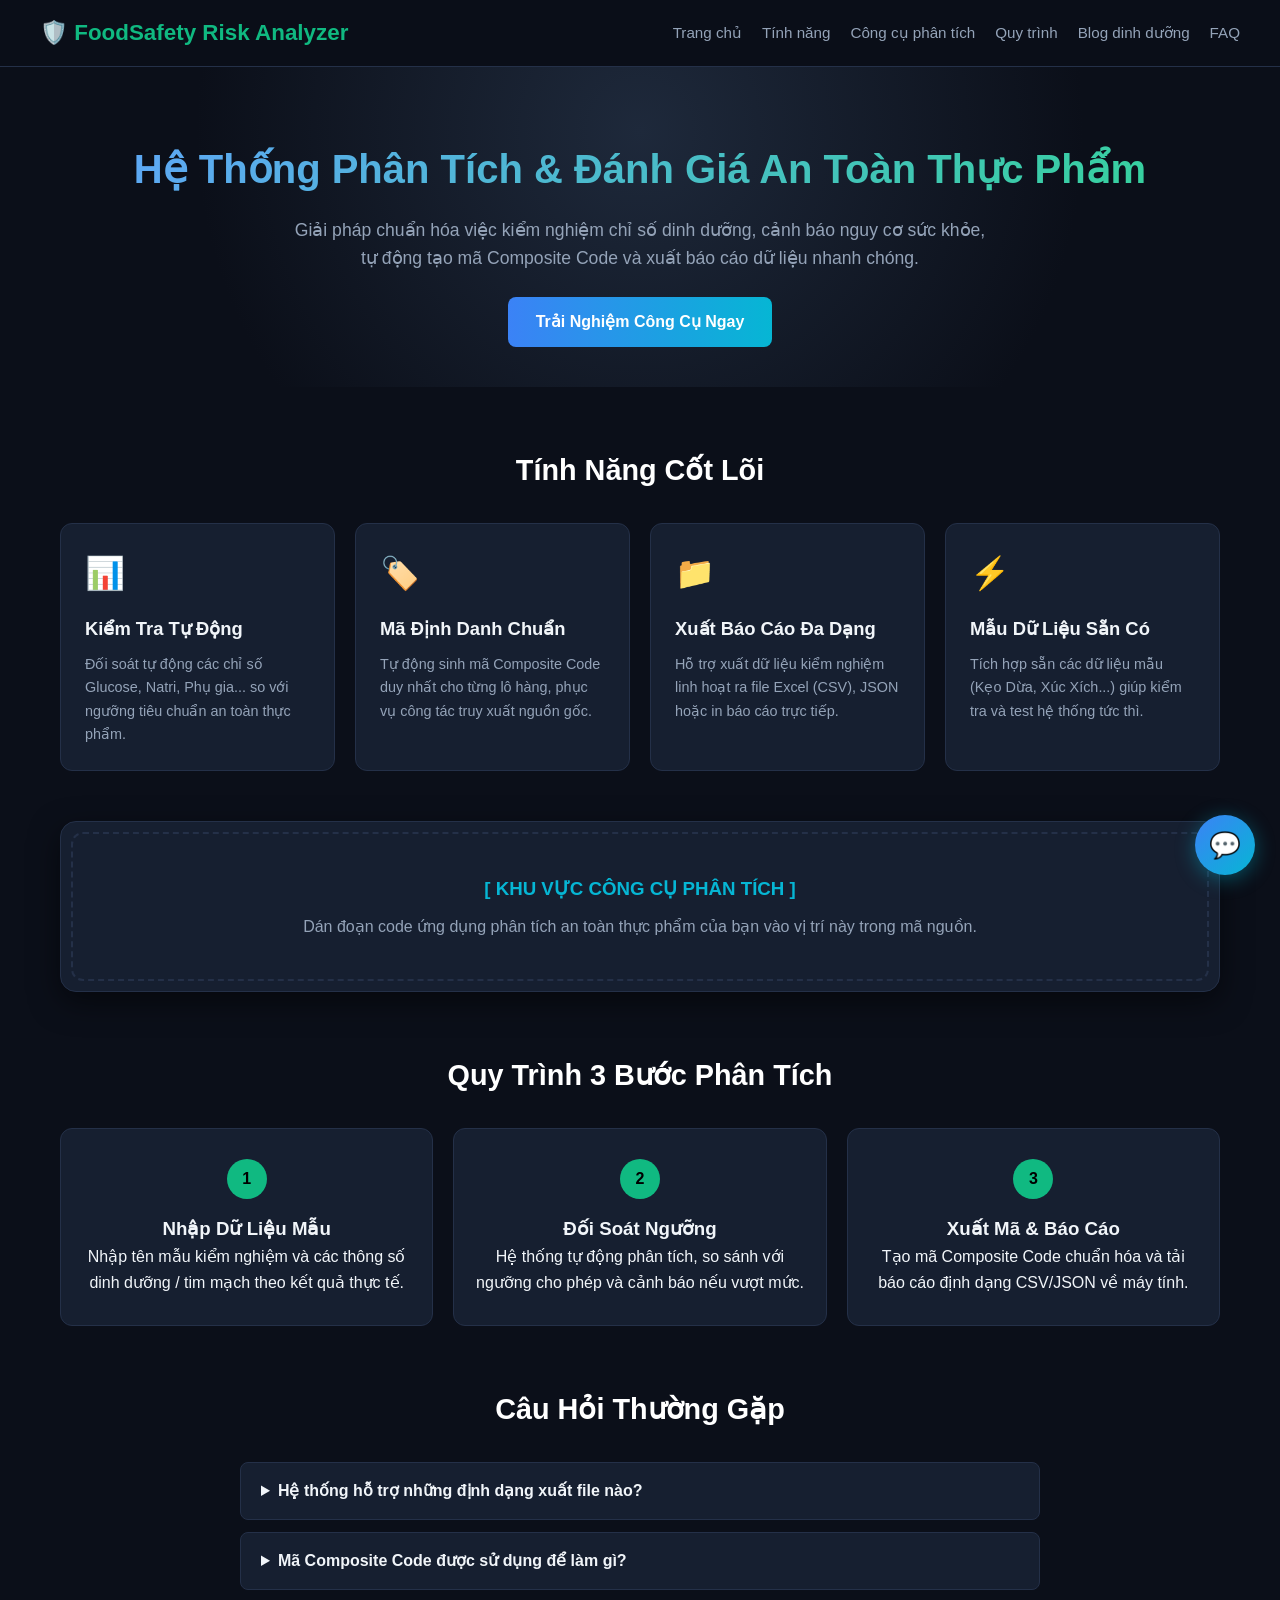
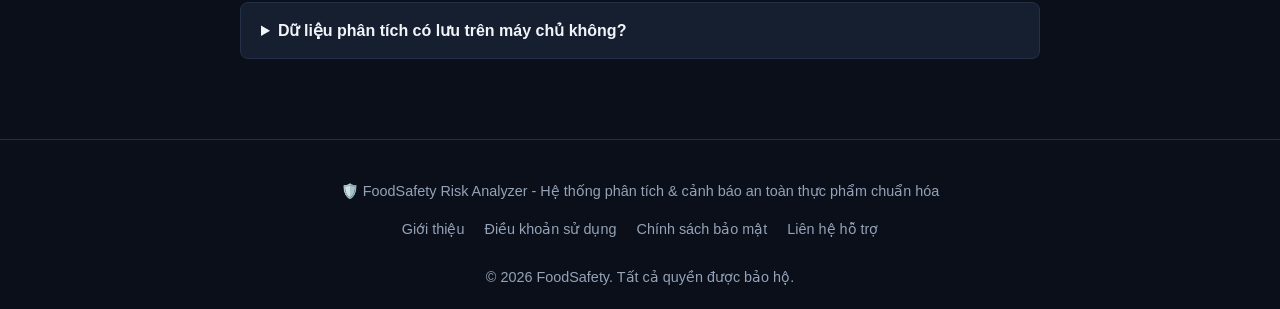
<file: index.html>
<!DOCTYPE html>
<html lang="vi">

<head>
    <meta charset="UTF-8">
    <meta name="viewport" content="width=device-width, initial-scale=1.0">
    <title>Food Safety & Health Risk Analyzer</title>
    <style>
        /* RESET & VARS */
        * {
            margin: 0;
            padding: 0;
            box-sizing: border-box;
            font-family: 'Segoe UI', Tahoma, Geneva, Verdana, sans-serif;
        }

        :root {
            --bg-main: #0b0f19;
            --bg-card: #161f30;
            --accent-blue: #3b82f6;
            --accent-green: #10b981;
            --accent-cyan: #06b6d4;
            --text-light: #f1f5f9;
            --text-dim: #94a3b8;
            --border-color: #243048;
        }

        body {
            background-color: var(--bg-main);
            color: var(--text-light);
            line-height: 1.6;
        }

        .container {
            max-width: 1200px;
            margin: 0 auto;
            padding: 0 20px;
        }

        /* HEADER */
        header {
            background: rgba(11, 15, 25, 0.9);
            border-bottom: 1px solid var(--border-color);
            position: sticky;
            top: 0;
            z-index: 100;
            backdrop-filter: blur(8px);
        }

        .nav-wrapper {
            display: flex;
            justify-content: space-between;
            align-items: center;
            padding: 15px 0;
        }

        .logo {
            font-size: 1.4rem;
            font-weight: 700;
            color: var(--accent-green);
            display: flex;
            align-items: center;
            gap: 8px;
        }

        .nav-links {
            display: flex;
            gap: 20px;
            list-style: none;
        }

        .nav-links a {
            color: var(--text-dim);
            text-decoration: none;
            font-size: 0.95rem;
            transition: color 0.3s;
        }

        .nav-links a:hover {
            color: var(--accent-cyan);
        }

        /* HERO SECTION */
        .hero {
            text-align: center;
            padding: 70px 20px 40px;
            background: radial-gradient(circle at 50% 20%, #1e293b 0%, var(--bg-main) 70%);
        }

        .hero h1 {
            font-size: 2.5rem;
            margin-bottom: 15px;
            background: linear-gradient(135deg, #60a5fa, #34d399);
            -webkit-background-clip: text;
            -webkit-text-fill-color: transparent;
        }

        .hero p {
            max-width: 700px;
            margin: 0 auto 25px;
            color: var(--text-dim);
            font-size: 1.1rem;
        }

        .btn-cta {
            display: inline-block;
            background: linear-gradient(90deg, var(--accent-blue), var(--accent-cyan));
            color: #fff;
            padding: 12px 28px;
            border-radius: 8px;
            text-decoration: none;
            font-weight: 600;
            transition: transform 0.2s, box-shadow 0.2s;
        }

        .btn-cta:hover {
            transform: translateY(-2px);
            box-shadow: 0 4px 20px rgba(59, 130, 246, 0.4);
        }

        /* SECTION TITLE */
        .section-title {
            text-align: center;
            font-size: 1.8rem;
            margin: 60px 0 30px;
            color: #ffffff;
        }

        /* FEATURES GRID */
        .grid-4 {
            display: grid;
            grid-template-columns: repeat(auto-fit, minmax(250px, 1fr));
            gap: 20px;
        }

        .card {
            background: var(--bg-card);
            border: 1px solid var(--border-color);
            border-radius: 12px;
            padding: 24px;
            transition: border-color 0.3s, transform 0.3s;
        }

        .card:hover {
            border-color: var(--accent-cyan);
            transform: translateY(-4px);
        }

        .card-icon {
            font-size: 2rem;
            margin-bottom: 15px;
            display: block;
        }

        .card h3 {
            font-size: 1.15rem;
            margin-bottom: 10px;
            color: var(--text-light);
        }

        .card p {
            color: var(--text-dim);
            font-size: 0.9rem;
        }

        /* APP WRAPPER SECTION */
        .app-section {
            margin: 50px 0;
            padding: 10px;
            background: var(--bg-card);
            border-radius: 16px;
            border: 1px solid var(--border-color);
            box-shadow: 0 10px 30px rgba(0, 0, 0, 0.5);
        }

        .app-placeholder {
            padding: 40px 20px;
            text-align: center;
            border: 2px dashed var(--border-color);
            border-radius: 12px;
        }

        /* HOW IT WORKS */
        .steps {
            display: grid;
            grid-template-columns: repeat(auto-fit, minmax(280px, 1fr));
            gap: 20px;
            text-align: center;
        }

        .step-card {
            background: var(--bg-card);
            padding: 30px 20px;
            border-radius: 12px;
            border: 1px solid var(--border-color);
        }

        .step-num {
            width: 40px;
            height: 40px;
            background: var(--accent-green);
            color: #000;
            font-weight: bold;
            border-radius: 50%;
            display: flex;
            align-items: center;
            justify-content: center;
            margin: 0 auto 15px;
        }

        /* FAQ SECTION */
        .faq-container {
            max-width: 800px;
            margin: 0 auto;
        }

        details {
            background: var(--bg-card);
            border: 1px solid var(--border-color);
            border-radius: 8px;
            margin-bottom: 12px;
            padding: 15px 20px;
        }

        summary {
            font-weight: 600;
            cursor: pointer;
            color: var(--text-light);
            outline: none;
        }

        details p {
            margin-top: 10px;
            color: var(--text-dim);
            font-size: 0.95rem;
        }

        /* FOOTER */
        footer {
            border-top: 1px solid var(--border-color);
            padding: 40px 0 20px;
            margin-top: 80px;
            text-align: center;
            color: var(--text-dim);
            font-size: 0.9rem;
        }

        .footer-links {
            display: flex;
            justify-content: center;
            gap: 20px;
            margin: 15px 0 25px;
        }

        .footer-links a {
            color: var(--text-dim);
            text-decoration: none;
        }

        .footer-links a:hover {
            color: var(--text-light);
        }

        /* RESPONSIVE */
        @media (max-width: 768px) {
            .hero h1 {
                font-size: 1.8rem;
            }

            .nav-links {
                display: none;
            }
        }
    </style>
</head>

<body>

    <!-- HEADER -->
    <header>
        <div class="container nav-wrapper">
            <div class="logo">
                🛡️ FoodSafety Risk Analyzer
            </div>
            <ul class="nav-links">
                <li><a href="./index.html">Trang chủ</a></li>
                <li><a href="./index.html#tinh-nang">Tính năng</a></li>
                <li><a href="./Phantich.html">Công cụ phân tích</a></li>
                <li><a href="./index.html#quy-trinh">Quy trình</a></li>
                <li><a href="./blog.html">Blog dinh dưỡng</a></li>
                <li><a href="./index.html#faq">FAQ</a></li>
            </ul>
        </div>
    </header>

    <main class="container">

        <!-- HERO SECTION -->
        <section class="hero">
            <h1>Hệ Thống Phân Tích & Đánh Giá An Toàn Thực Phẩm</h1>
            <p>Giải pháp chuẩn hóa việc kiểm nghiệm chỉ số dinh dưỡng, cảnh báo nguy cơ sức khỏe, tự động tạo mã
                Composite Code và xuất báo cáo dữ liệu nhanh chóng.</p>
            <a href="./Phantich.html#cong-cu" class="btn-cta">Trải Nghiệm Công Cụ Ngay</a>
        </section>

        <!-- TÍNH NĂNG NỔI BẬT -->
        <section id="tinh-nang">
            <h2 class="section-title">Tính Năng Cốt Lõi</h2>
            <div class="grid-4">
                <div class="card">
                    <span class="card-icon">📊</span>
                    <h3>Kiểm Tra Tự Động</h3>
                    <p>Đối soát tự động các chỉ số Glucose, Natri, Phụ gia... so với ngưỡng tiêu chuẩn an toàn thực
                        phẩm.</p>
                </div>
                <div class="card">
                    <span class="card-icon">🏷️</span>
                    <h3>Mã Định Danh Chuẩn</h3>
                    <p>Tự động sinh mã Composite Code duy nhất cho từng lô hàng, phục vụ công tác truy xuất nguồn gốc.
                    </p>
                </div>
                <div class="card">
                    <span class="card-icon">📁</span>
                    <h3>Xuất Báo Cáo Đa Dạng</h3>
                    <p>Hỗ trợ xuất dữ liệu kiểm nghiệm linh hoạt ra file Excel (CSV), JSON hoặc in báo cáo trực tiếp.
                    </p>
                </div>
                <div class="card">
                    <span class="card-icon">⚡</span>
                    <h3>Mẫu Dữ Liệu Sẵn Có</h3>
                    <p>Tích hợp sẵn các dữ liệu mẫu (Kẹo Dừa, Xúc Xích...) giúp kiểm tra và test hệ thống tức thì.</p>
                </div>
            </div>
        </section>

        <!-- KHU VỰC CHỨA ỨNG DỤNG PHÂN TÍCH (APP MAIN) -->
        <section id="cong-cu" class="app-section">
            <!-- 
        LƯU Ý: Chèn toàn bộ mã HTML/JS của ứng dụng "Food Safety & Health Risk Analyzer" 
        (phần bạn đã làm trong screenshot) vào vị trí dưới đây.
      -->
            <div class="app-placeholder">
                <h3 style="color: var(--accent-cyan); margin-bottom: 10px;">[ KHU VỰC CÔNG CỤ PHÂN TÍCH ]</h3>
                <p style="color: var(--text-dim);">Dán đoạn code ứng dụng phân tích an toàn thực phẩm của bạn vào vị trí
                    này trong mã nguồn.</p>
            </div>
        </section>

        <!-- QUY TRÌNH SỬ DỤNG -->
        <section id="quy-trinh">
            <h2 class="section-title">Quy Trình 3 Bước Phân Tích</h2>
            <div class="steps">
                <div class="step-card">
                    <div class="step-num">1</div>
                    <h3>Nhập Dữ Liệu Mẫu</h3>
                    <p>Nhập tên mẫu kiểm nghiệm và các thông số dinh dưỡng / tim mạch theo kết quả thực tế.</p>
                </div>
                <div class="step-card">
                    <div class="step-num">2</div>
                    <h3>Đối Soát Ngưỡng</h3>
                    <p>Hệ thống tự động phân tích, so sánh với ngưỡng cho phép và cảnh báo nếu vượt mức.</p>
                </div>
                <div class="step-card">
                    <div class="step-num">3</div>
                    <h3>Xuất Mã & Báo Cáo</h3>
                    <p>Tạo mã Composite Code chuẩn hóa và tải báo cáo định dạng CSV/JSON về máy tính.</p>
                </div>
            </div>
        </section>

        <!-- FAQ -->
        <section id="faq">
            <h2 class="section-title">Câu Hỏi Thường Gặp</h2>
            <div class="faq-container">
                <details>
                    <summary>Hệ thống hỗ trợ những định dạng xuất file nào?</summary>
                    <p>Hiện tại hệ thống hỗ trợ xuất báo cáo dưới dạng Excel (file chuẩn CSV), JSON cho lập trình viên
                        và định dạng bản in trực tiếp.</p>
                </details>
                <details>
                    <summary>Mã Composite Code được sử dụng để làm gì?</summary>
                    <p>Mã Composite Code đóng vai trò như một mã định danh duy nhất cho lô hàng, giúp lưu trữ, quản lý
                        và truy xuất lịch sử kiểm nghiệm nhanh chóng.</p>
                </details>
                <details>
                    <summary>Dữ liệu phân tích có lưu trên máy chủ không?</summary>
                    <p>Công cụ hoạt động trực tiếp trên trình duyệt của bạn (Client-side), đảm bảo tính bảo mật và tốc
                        độ xử lý tức thì.</p>
                </details>
            </div>
        </section>

    </main>

    <!-- FOOTER -->
    <footer>
        <div class="container">
            <p>🛡️ FoodSafety Risk Analyzer - Hệ thống phân tích & cảnh báo an toàn thực phẩm chuẩn hóa</p>
            <div class="footer-links">
                <a href="#">Giới thiệu</a>
                <a href="#">Điều khoản sử dụng</a>
                <a href="#">Chính sách bảo mật</a>
                <a href="#">Liên hệ hỗ trợ</a>
            </div>
            <p>&copy; 2026 FoodSafety. Tất cả quyền được bảo hộ.</p>
        </div>
    </footer>

    <!-- ================= CHATBOT FULL FEATURE START ================= -->
    <style>
        /* CHATBOT CONTAINER */
        .chatbot-widget {
            position: fixed;
            bottom: 25px;
            right: 25px;
            z-index: 9999;
            font-family: 'Segoe UI', Tahoma, Geneva, Verdana, sans-serif;
            touch-action: none;
        }

        /* TOGGLE BUTTON */
        .chat-toggle-btn {
            width: 60px;
            height: 60px;
            border-radius: 50%;
            background: linear-gradient(135deg, #3b82f6, #06b6d4);
            color: #fff;
            border: none;
            font-size: 1.6rem;
            cursor: grab;
            box-shadow: 0 4px 20px rgba(6, 182, 212, 0.4);
            display: flex;
            align-items: center;
            justify-content: center;
            transition: transform 0.2s, box-shadow 0.2s;
            user-select: none;
        }

        .chat-toggle-btn:active {
            cursor: grabbing;
        }

        .chat-toggle-btn:hover {
            transform: scale(1.05);
            box-shadow: 0 6px 25px rgba(6, 182, 212, 0.6);
        }

        /* CHAT WINDOW */
        .chat-window {
            display: none;
            position: absolute;
            bottom: 75px;
            right: 0;
            width: 350px;
            height: 480px;
            background: #161f30;
            border: 1px solid #243048;
            border-radius: 16px;
            box-shadow: 0 10px 30px rgba(0, 0, 0, 0.5);
            flex-direction: column;
            overflow: hidden;
        }

        /* CHAT HEADER */
        .chat-header {
            background: #0b0f19;
            padding: 14px 16px;
            border-bottom: 1px solid #243048;
            display: flex;
            justify-content: space-between;
            align-items: center;
            cursor: grab;
            user-select: none;
        }

        .chat-header:active {
            cursor: grabbing;
        }

        .chat-header-info {
            display: flex;
            align-items: center;
            gap: 8px;
            font-weight: 600;
            font-size: 0.95rem;
            color: #f1f5f9;
        }

        .online-status {
            width: 9px;
            height: 9px;
            background: #10b981;
            border-radius: 50%;
            box-shadow: 0 0 8px #10b981;
        }

        .chat-close-btn {
            background: transparent;
            border: none;
            color: #94a3b8;
            font-size: 1.2rem;
            cursor: pointer;
        }

        /* CHAT BODY & MESSAGES */
        .chat-body {
            flex: 1;
            padding: 15px;
            overflow-y: auto;
            display: flex;
            flex-direction: column;
            gap: 12px;
            background: #0b0f19;
        }

        .chat-msg {
            max-width: 82%;
            padding: 10px 14px;
            border-radius: 12px;
            font-size: 0.88rem;
            line-height: 1.4;
            word-wrap: break-word;
        }

        .bot-msg {
            background: #1e293b;
            color: #f1f5f9;
            border-bottom-left-radius: 2px;
            align-self: flex-start;
            border: 1px solid #243048;
        }

        .user-msg {
            background: linear-gradient(135deg, #3b82f6, #0284c7);
            color: #fff;
            border-bottom-right-radius: 2px;
            align-self: flex-end;
        }

        /* CHIPS & INPUT AREA */
        .quick-chips {
            padding: 8px 12px;
            background: #161f30;
            display: flex;
            gap: 6px;
            overflow-x: auto;
            border-top: 1px solid #243048;
            white-space: nowrap;
        }

        .chip-btn {
            background: rgba(59, 130, 246, 0.15);
            color: #60a5fa;
            border: 1px solid rgba(59, 130, 246, 0.3);
            padding: 4px 10px;
            border-radius: 12px;
            font-size: 0.75rem;
            cursor: pointer;
        }

        .chip-btn:hover {
            background: rgba(59, 130, 246, 0.3);
        }

        .chat-input-area {
            padding: 12px;
            background: #161f30;
            display: flex;
            gap: 8px;
            border-top: 1px solid #243048;
        }

        .chat-input {
            flex: 1;
            background: #0b0f19;
            border: 1px solid #243048;
            border-radius: 8px;
            padding: 8px 12px;
            color: #fff;
            font-size: 0.88rem;
            outline: none;
        }

        .chat-send-btn {
            background: #10b981;
            color: #000;
            border: none;
            padding: 8px 14px;
            border-radius: 8px;
            font-weight: 700;
            cursor: pointer;
        }
    </style>

    <div class="chatbot-widget" id="chatbotWidget">
        <!-- TOGGLE BUTTON -->
        <button class="chat-toggle-btn" id="chatToggleBtn">💬</button>

        <!-- CHAT WINDOW -->
        <div class="chat-window" id="chatWindow">
            <div class="chat-header" id="chatHeader">
                <div class="chat-header-info">
                    <span class="online-status"></span>
                    <span>AI Trợ Lý An Toàn Thực Phẩm 🖐️</span>
                </div>
                <button class="chat-close-btn" onclick="toggleChatBox()">✕</button>
            </div>

            <div class="chat-body" id="chatBody">
                <div class="chat-msg bot-msg">
                    Xin chào! 🛡️ Tôi có thể hỗ trợ giải đáp chỉ số Natri, Đường, Hàn the hoặc Mã Composite Code. (Bạn
                    có thể kéo vị trí tôi tùy ý!)
                </div>
            </div>

            <div class="quick-chips">
                <button class="chip-btn" onclick="sendQuickMsg('Ngưỡng Natri an toàn?')">Ngưỡng Natri</button>
                <button class="chip-btn" onclick="sendQuickMsg('Composite Code là gì?')">Composite Code</button>
                <button class="chip-btn" onclick="sendQuickMsg('Hàn the có nguy hại không?')">Hàn the / Borax</button>
            </div>

            <div class="chat-input-area">
                <input type="text" id="chatInput" class="chat-input" placeholder="Nhập câu hỏi..."
                    onkeypress="if(event.key==='Enter') sendChatMessage()">
                <button class="chat-send-btn" onclick="sendChatMessage()">Gửi</button>
            </div>
        </div>
    </div>

    <script>
        const widget = document.getElementById('chatbotWidget');
        const toggleBtn = document.getElementById('chatToggleBtn');
        const chatHeader = document.getElementById('chatHeader');

        let isDragging = false;
        let startX, startY, initialLeft, initialTop;
        let dragDistance = 0;

        // 1. KÉO THẢ DI CHUYỂN
        [toggleBtn, chatHeader].forEach(element => {
            element.addEventListener('mousedown', startDrag);
            element.addEventListener('touchstart', startDrag, { passive: false });
        });

        function startDrag(e) {
            if (e.target.classList.contains('chat-close-btn')) return;

            isDragging = true;
            dragDistance = 0;

            const clientX = e.type.startsWith('touch') ? e.touches[0].clientX : e.clientX;
            const clientY = e.type.startsWith('touch') ? e.touches[0].clientY : e.clientY;

            startX = clientX;
            startY = clientY;

            const rect = widget.getBoundingClientRect();
            initialLeft = rect.left;
            initialTop = rect.top;

            widget.style.bottom = 'auto';
            widget.style.right = 'auto';
            widget.style.left = initialLeft + 'px';
            widget.style.top = initialTop + 'px';

            document.addEventListener('mousemove', onDrag);
            document.addEventListener('mouseup', stopDrag);
            document.addEventListener('touchmove', onDrag, { passive: false });
            document.addEventListener('touchend', stopDrag);
        }

        function onDrag(e) {
            if (!isDragging) return;

            const clientX = e.type.startsWith('touch') ? e.touches[0].clientX : e.clientX;
            const clientY = e.type.startsWith('touch') ? e.touches[0].clientY : e.clientY;

            const deltaX = clientX - startX;
            const deltaY = clientY - startY;

            dragDistance = Math.hypot(deltaX, deltaY);

            if (dragDistance > 5 && e.cancelable) {
                e.preventDefault();
            }

            widget.style.left = (initialLeft + deltaX) + 'px';
            widget.style.top = (initialTop + deltaY) + 'px';
        }

        function stopDrag() {
            isDragging = false;
            document.removeEventListener('mousemove', onDrag);
            document.removeEventListener('mouseup', stopDrag);
            document.removeEventListener('touchmove', onDrag);
            document.removeEventListener('touchend', stopDrag);
        }

        toggleBtn.addEventListener('click', (e) => {
            if (dragDistance <= 5) {
                toggleChatBox();
            }
        });

        function toggleChatBox() {
            const win = document.getElementById('chatWindow');
            win.style.display = (win.style.display === 'flex') ? 'none' : 'flex';
        }

        // 2. TƯƠNG TÁC GỬI VÀ TRẢ LỜI CÂU HỎI
        function sendQuickMsg(text) {
            document.getElementById('chatInput').value = text;
            sendChatMessage();
        }

        function sendChatMessage() {
            const input = document.getElementById('chatInput');
            const text = input.value.trim();
            if (!text) return;

            // Hiển thị tin nhắn người dùng
            appendMessage(text, 'user-msg');
            input.value = '';

            // Phản hồi tự động
            setTimeout(() => {
                const reply = generateBotReply(text);
                appendMessage(reply, 'bot-msg');
            }, 500);
        }

        function appendMessage(msg, className) {
            const chatBody = document.getElementById('chatBody');
            const msgDiv = document.createElement('div');
            msgDiv.className = `chat-msg ${className}`;
            msgDiv.innerText = msg;
            chatBody.appendChild(msgDiv);
            chatBody.scrollTop = chatBody.scrollHeight;
        }

        // Bộ não xử lý câu hỏi của Bot
        function generateBotReply(userInput) {
            const lower = userInput.toLowerCase();

            if (lower.includes('natri') || lower.includes('muối')) {
                return "🧂 Ngưỡng Natri khuyến nghị của WHO là ≤ 2000mg/ngày. Trên công cụ phân tích, ngưỡng cảnh báo an toàn mặc định là ≤ 600mg/100g thực phẩm.";
            }
            else if (lower.includes('đường') || lower.includes('glucose')) {
                return "🍬 Hàm lượng Đường/Glucose tiêu chuẩn trên công cụ được đề xuất dưới ngưỡng ≤ 10g/100g sản phẩm để tránh nguy cơ béo phì và tiểu đường.";
            }
            else if (lower.includes('mã') || lower.includes('composite')) {
                return "🏷️ Composite Code là mã định danh chuẩn hóa tạo tự động gồm: [Mã Mẫu] + [Trạng Thái] + [Chỉ Số]. Bạn có thể sao chép mã này để tra cứu lại ở trang Tra Cứu.";
            }
            else if (lower.includes('hàn the') || lower.includes('borax')) {
                return "⚠️ Hàn the (Borax) là chất cấm tuyệt đối trong thực phẩm. Bất kỳ mẫu thử nào phát hiện có Hàn the hệ thống sẽ lập tức gắn nhãn VƯỢT NGƯỠNG CẢNH BÁO.";
            }
            else if (lower.includes('chào') || lower.includes('hi') || lower.includes('hello')) {
                return "Xin chào! Rất vui được hỗ trợ bạn. Bạn cần kiểm tra thông số an toàn cho loại thực phẩm nào?";
            }
            else {
                return "Cảm ơn bạn! Tôi đã nhận thông tin. Bạn có thể nhấn vào các nút gợi ý phía dưới như 'Ngưỡng Natri', 'Composite Code' hoặc 'Hàn the' để xem thông tin chi tiết.";
            }
        }
    </script>
    <!-- ================= CHATBOT FULL FEATURE END ================= -->

</body>

</html>
</file>
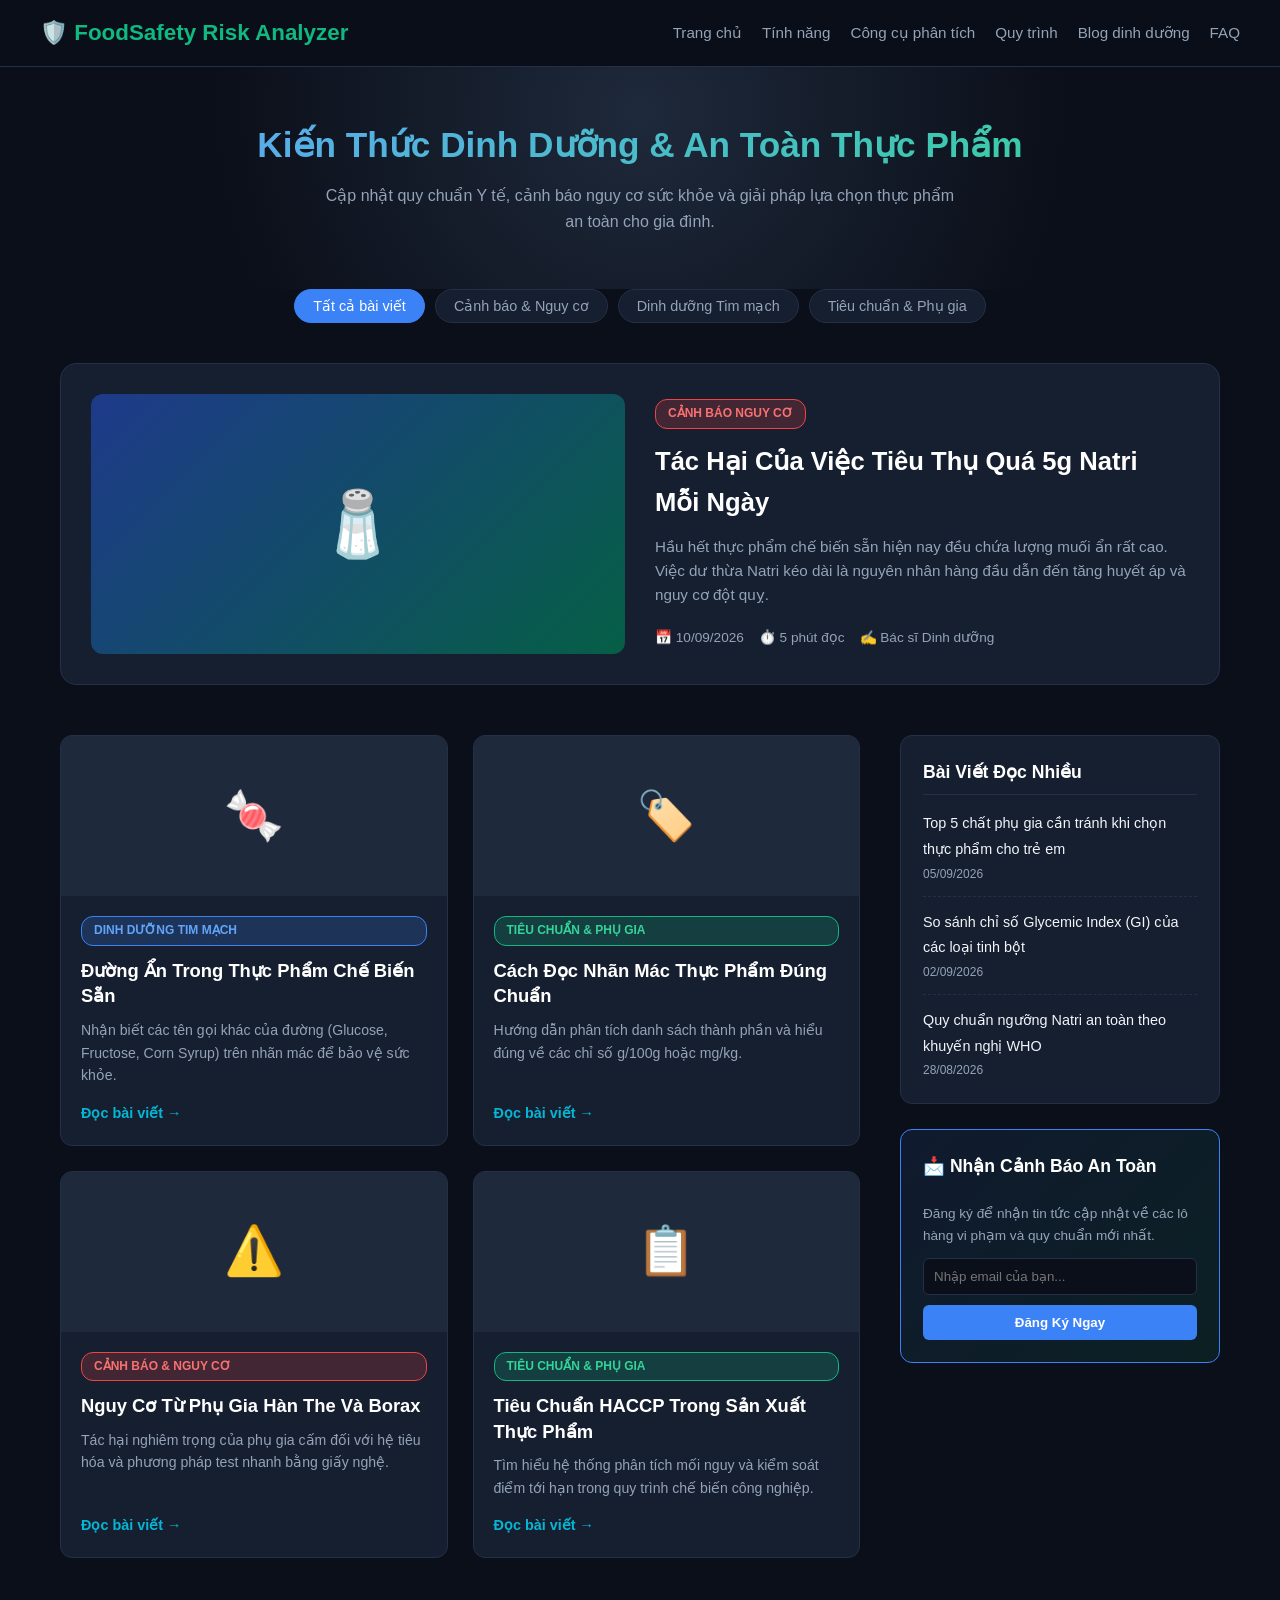
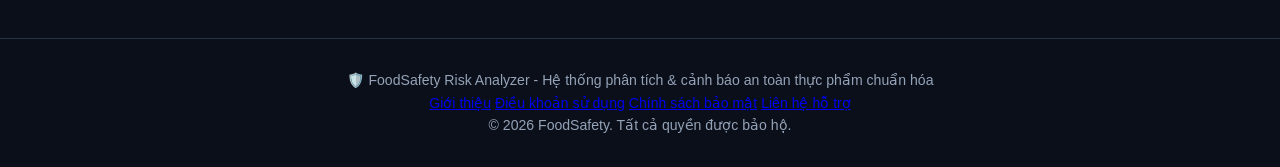
<file: Blog.html>
<!DOCTYPE html>
<html lang="vi">
<head>
  <meta charset="UTF-8">
  <meta name="viewport" content="width=device-width, initial-scale=1.0">
  <title>Blog Dinh Dưỡng & An Toàn Thực Phẩm</title>
  <link rel="stylesheet" href="style.css">
  <style>
    /* HERO */
    .blog-hero {
      text-align: center;
      padding: 50px 0 30px;
      background: radial-gradient(circle at 50% 20%, #1e293b 0%, var(--bg-main) 70%);
    }
    .blog-hero h1 {
      font-size: 2.2rem;
      margin-bottom: 10px;
      background: linear-gradient(135deg, #60a5fa, #34d399);
      -webkit-background-clip: text;
      -webkit-text-fill-color: transparent;
    }
    .blog-hero p {
      color: var(--text-dim);
      max-width: 650px;
      margin: 0 auto 25px;
    }

    /* CATEGORY FILTER */
    .filter-bar {
      display: flex;
      justify-content: center;
      gap: 10px;
      margin-bottom: 40px;
      flex-wrap: wrap;
    }
    .filter-btn {
      background: var(--bg-card);
      border: 1px solid var(--border-color);
      color: var(--text-dim);
      padding: 8px 18px;
      border-radius: 20px;
      cursor: pointer;
      font-size: 0.9rem;
      transition: all 0.3s;
    }
    .filter-btn:hover, .filter-btn.active {
      background: var(--accent-blue);
      color: #fff;
      border-color: var(--accent-blue);
    }

    /* FEATURED POST */
    .featured-post {
      background: var(--bg-card);
      border: 1px solid var(--border-color);
      border-radius: 16px;
      padding: 30px;
      margin-bottom: 50px;
      display: grid;
      grid-template-columns: 1fr 1fr;
      gap: 30px;
      align-items: center;
      transition: border-color 0.3s;
    }
    .featured-post:hover {
      border-color: var(--accent-cyan);
    }
    .featured-img {
      width: 100%;
      height: 260px;
      background: linear-gradient(135deg, #1e3a8a, #065f46);
      border-radius: 12px;
      display: flex;
      align-items: center;
      justify-content: center;
      font-size: 4rem;
    }
    .tag-badge {
      display: inline-block;
      padding: 4px 12px;
      border-radius: 12px;
      font-size: 0.75rem;
      font-weight: 700;
      text-transform: uppercase;
      margin-bottom: 12px;
    }
    .badge-red { background: rgba(239, 68, 68, 0.2); color: #f87171; border: 1px solid #ef4444; }
    .badge-green { background: rgba(16, 185, 129, 0.2); color: #34d399; border: 1px solid #10b981; }
    .badge-blue { background: rgba(59, 130, 246, 0.2); color: #60a5fa; border: 1px solid #3b82f6; }

    .featured-info h2 {
      font-size: 1.6rem;
      margin-bottom: 12px;
      color: #fff;
    }
    .featured-info p {
      color: var(--text-dim);
      font-size: 0.95rem;
      margin-bottom: 20px;
    }
    .post-meta {
      font-size: 0.85rem;
      color: var(--text-dim);
      display: flex;
      gap: 15px;
    }

    /* MAIN CONTENT LAYOUT */
    .blog-layout {
      display: grid;
      grid-template-columns: 2.5fr 1fr;
      gap: 40px;
      margin-bottom: 80px;
    }

    /* POSTS GRID */
    .posts-grid {
      display: grid;
      grid-template-columns: repeat(auto-fill, minmax(300px, 1fr));
      gap: 25px;
    }
    .post-card {
      background: var(--bg-card);
      border: 1px solid var(--border-color);
      border-radius: 12px;
      overflow: hidden;
      display: flex;
      flex-direction: column;
      transition: transform 0.3s, border-color 0.3s;
    }
    .post-card:hover {
      transform: translateY(-5px);
      border-color: var(--accent-cyan);
    }
    .post-thumb {
      height: 160px;
      background: #1e293b;
      display: flex;
      align-items: center;
      justify-content: center;
      font-size: 3rem;
    }
    .post-body {
      padding: 20px;
      display: flex;
      flex-direction: column;
      flex: 1;
    }
    .post-body h3 {
      font-size: 1.15rem;
      margin-bottom: 10px;
      color: #fff;
      line-height: 1.4;
    }
    .post-body p {
      color: var(--text-dim);
      font-size: 0.88rem;
      margin-bottom: 15px;
      flex: 1;
    }
    .btn-read {
      color: var(--accent-cyan);
      text-decoration: none;
      font-size: 0.9rem;
      font-weight: 600;
      display: inline-flex;
      align-items: center;
      gap: 5px;
    }
    .btn-read:hover { text-decoration: underline; }

    /* SIDEBAR */
    .sidebar-widget {
      background: var(--bg-card);
      border: 1px solid var(--border-color);
      border-radius: 12px;
      padding: 22px;
      margin-bottom: 25px;
    }
    .widget-title {
      font-size: 1.1rem;
      color: #fff;
      margin-bottom: 15px;
      padding-bottom: 8px;
      border-bottom: 1px solid var(--border-color);
    }
    .recent-list {
      list-style: none;
    }
    .recent-list li {
      margin-bottom: 12px;
      padding-bottom: 12px;
      border-bottom: 1px dashed var(--border-color);
    }
    .recent-list li:last-child { border: none; margin: 0; padding: 0; }
    .recent-list a {
      color: var(--text-light);
      text-decoration: none;
      font-size: 0.9rem;
      transition: color 0.2s;
    }
    .recent-list a:hover { color: var(--accent-cyan); }
    .recent-date {
      font-size: 0.75rem;
      color: var(--text-dim);
      display: block;
      margin-top: 3px;
    }

    /* NEWSLETTER BOX */
    .newsletter-box {
      background: linear-gradient(135deg, rgba(59, 130, 246, 0.1), rgba(16, 185, 129, 0.1));
      border: 1px solid var(--accent-blue);
    }
    .newsletter-input {
      width: 100%;
      padding: 10px;
      background: var(--bg-main);
      border: 1px solid var(--border-color);
      border-radius: 6px;
      color: #fff;
      margin-bottom: 10px;
      outline: none;
    }
    .btn-submit {
      width: 100%;
      background: var(--accent-blue);
      color: #fff;
      border: none;
      padding: 10px;
      border-radius: 6px;
      font-weight: 600;
      cursor: pointer;
    }

    /* FOOTER */
    footer {
      border-top: 1px solid var(--border-color);
      padding: 30px 0;
      text-align: center;
      color: var(--text-dim);
      font-size: 0.88rem;
    }

    /* RESPONSIVE */
    @media (max-width: 900px) {
      .featured-post { grid-template-columns: 1fr; }
      .blog-layout { grid-template-columns: 1fr; }
    }
  </style>
</head>
<body>

    <!-- HEADER -->
    <app-header></app-header>

  <main class="container">

    <!-- HERO -->
    <section class="blog-hero">
      <h1>Kiến Thức Dinh Dưỡng & An Toàn Thực Phẩm</h1>
      <p>Cập nhật quy chuẩn Y tế, cảnh báo nguy cơ sức khỏe và giải pháp lựa chọn thực phẩm an toàn cho gia đình.</p>
    </section>

    <!-- FILTER BAR -->
    <div class="filter-bar">
      <button class="filter-btn active" onclick="filterCategory('all', this)">Tất cả bài viết</button>
      <button class="filter-btn" onclick="filterCategory('canh-bao', this)">Cảnh báo & Nguy cơ</button>
      <button class="filter-btn" onclick="filterCategory('dinh-duong', this)">Dinh dưỡng Tim mạch</button>
      <button class="filter-btn" onclick="filterCategory('tieu-chuan', this)">Tiêu chuẩn & Phụ gia</button>
    </div>

    <!-- FEATURED POST -->
    <div class="featured-post">
      <div class="featured-img">🧂</div>
      <div class="featured-info">
        <span class="tag-badge badge-red">Cảnh Báo Nguy Cơ</span>
        <h2>Tác Hại Của Việc Tiêu Thụ Quá 5g Natri Mỗi Ngày</h2>
        <p>Hầu hết thực phẩm chế biến sẵn hiện nay đều chứa lượng muối ẩn rất cao. Việc dư thừa Natri kéo dài là nguyên nhân hàng đầu dẫn đến tăng huyết áp và nguy cơ đột quỵ.</p>
        <div class="post-meta">
          <span>📅 10/09/2026</span>
          <span>⏱️ 5 phút đọc</span>
          <span>✍️ Bác sĩ Dinh dưỡng</span>
        </div>
      </div>
    </div>

    <!-- MAIN BLOG LAYOUT -->
    <div class="blog-layout">

      <!-- LEFT: POSTS GRID -->
      <div class="posts-grid" id="postsContainer">

        <article class="post-card" data-category="dinh-duong">
          <div class="post-thumb">🍬</div>
          <div class="post-body">
            <span class="tag-badge badge-blue">Dinh dưỡng Tim mạch</span>
            <h3>Đường Ẩn Trong Thực Phẩm Chế Biến Sẵn</h3>
            <p>Nhận biết các tên gọi khác của đường (Glucose, Fructose, Corn Syrup) trên nhãn mác để bảo vệ sức khỏe.</p>
            <a href="#" class="btn-read">Đọc bài viết →</a>
          </div>
        </article>

        <article class="post-card" data-category="tieu-chuan">
          <div class="post-thumb">🏷️</div>
          <div class="post-body">
            <span class="tag-badge badge-green">Tiêu chuẩn & Phụ gia</span>
            <h3>Cách Đọc Nhãn Mác Thực Phẩm Đúng Chuẩn</h3>
            <p>Hướng dẫn phân tích danh sách thành phần và hiểu đúng về các chỉ số g/100g hoặc mg/kg.</p>
            <a href="#" class="btn-read">Đọc bài viết →</a>
          </div>
        </article>

        <article class="post-card" data-category="canh-bao">
          <div class="post-thumb">⚠️</div>
          <div class="post-body">
            <span class="tag-badge badge-red">Cảnh báo & Nguy cơ</span>
            <h3>Nguy Cơ Từ Phụ Gia Hàn The Và Borax</h3>
            <p>Tác hại nghiêm trọng của phụ gia cấm đối với hệ tiêu hóa và phương pháp test nhanh bằng giấy nghệ.</p>
            <a href="#" class="btn-read">Đọc bài viết →</a>
          </div>
        </article>

        <article class="post-card" data-category="tieu-chuan">
          <div class="post-thumb">📋</div>
          <div class="post-body">
            <span class="tag-badge badge-green">Tiêu chuẩn & Phụ gia</span>
            <h3>Tiêu Chuẩn HACCP Trong Sản Xuất Thực Phẩm</h3>
            <p>Tìm hiểu hệ thống phân tích mối nguy và kiểm soát điểm tới hạn trong quy trình chế biến công nghiệp.</p>
            <a href="#" class="btn-read">Đọc bài viết →</a>
          </div>
        </article>

      </div>

      <!-- RIGHT: SIDEBAR -->
      <aside>
        
        <!-- WIDGET 1: POPULAR POSTS -->
        <div class="sidebar-widget">
          <h3 class="widget-title">Bài Viết Đọc Nhiều</h3>
          <ul class="recent-list">
            <li>
              <a href="#">Top 5 chất phụ gia cần tránh khi chọn thực phẩm cho trẻ em</a>
              <span class="recent-date">05/09/2026</span>
            </li>
            <li>
              <a href="#">So sánh chỉ số Glycemic Index (GI) của các loại tinh bột</a>
              <span class="recent-date">02/09/2026</span>
            </li>
            <li>
              <a href="#">Quy chuẩn ngưỡng Natri an toàn theo khuyến nghị WHO</a>
              <span class="recent-date">28/08/2026</span>
            </li>
          </ul>
        </div>

        <!-- WIDGET 2: NEWSLETTER -->
        <div class="sidebar-widget newsletter-box">
          <h3 class="widget-title" style="border:none;">📩 Nhận Cảnh Báo An Toàn</h3>
          <p style="font-size: 0.85rem; color: var(--text-dim); margin-bottom: 12px;">Đăng ký để nhận tin tức cập nhật về các lô hàng vi phạm và quy chuẩn mới nhất.</p>
          <input type="email" class="newsletter-input" placeholder="Nhập email của bạn...">
          <button class="btn-submit" onclick="alert('Đã đăng ký nhận tin thành công!')">Đăng Ký Ngay</button>
        </div>

      </aside>

    </div>

  </main>

  <!-- FOOTER -->
  <app-footer></app-footer>

  <!-- SCRIPT FILTER -->
  <script>
    function filterCategory(category, btnElement) {
      // Update active button state
      const buttons = document.querySelectorAll('.filter-btn');
      buttons.forEach(btn => btn.classList.remove('active'));
      btnElement.classList.add('active');

      // Filter posts
      const posts = document.querySelectorAll('.post-card');
      posts.forEach(post => {
        if (category === 'all' || post.getAttribute('data-category') === category) {
          post.style.display = 'flex';
        } else {
          post.style.display = 'none';
        }
      });
    }
  </script>
  <script src="main.js"></script>
</body>
</html>
</file>
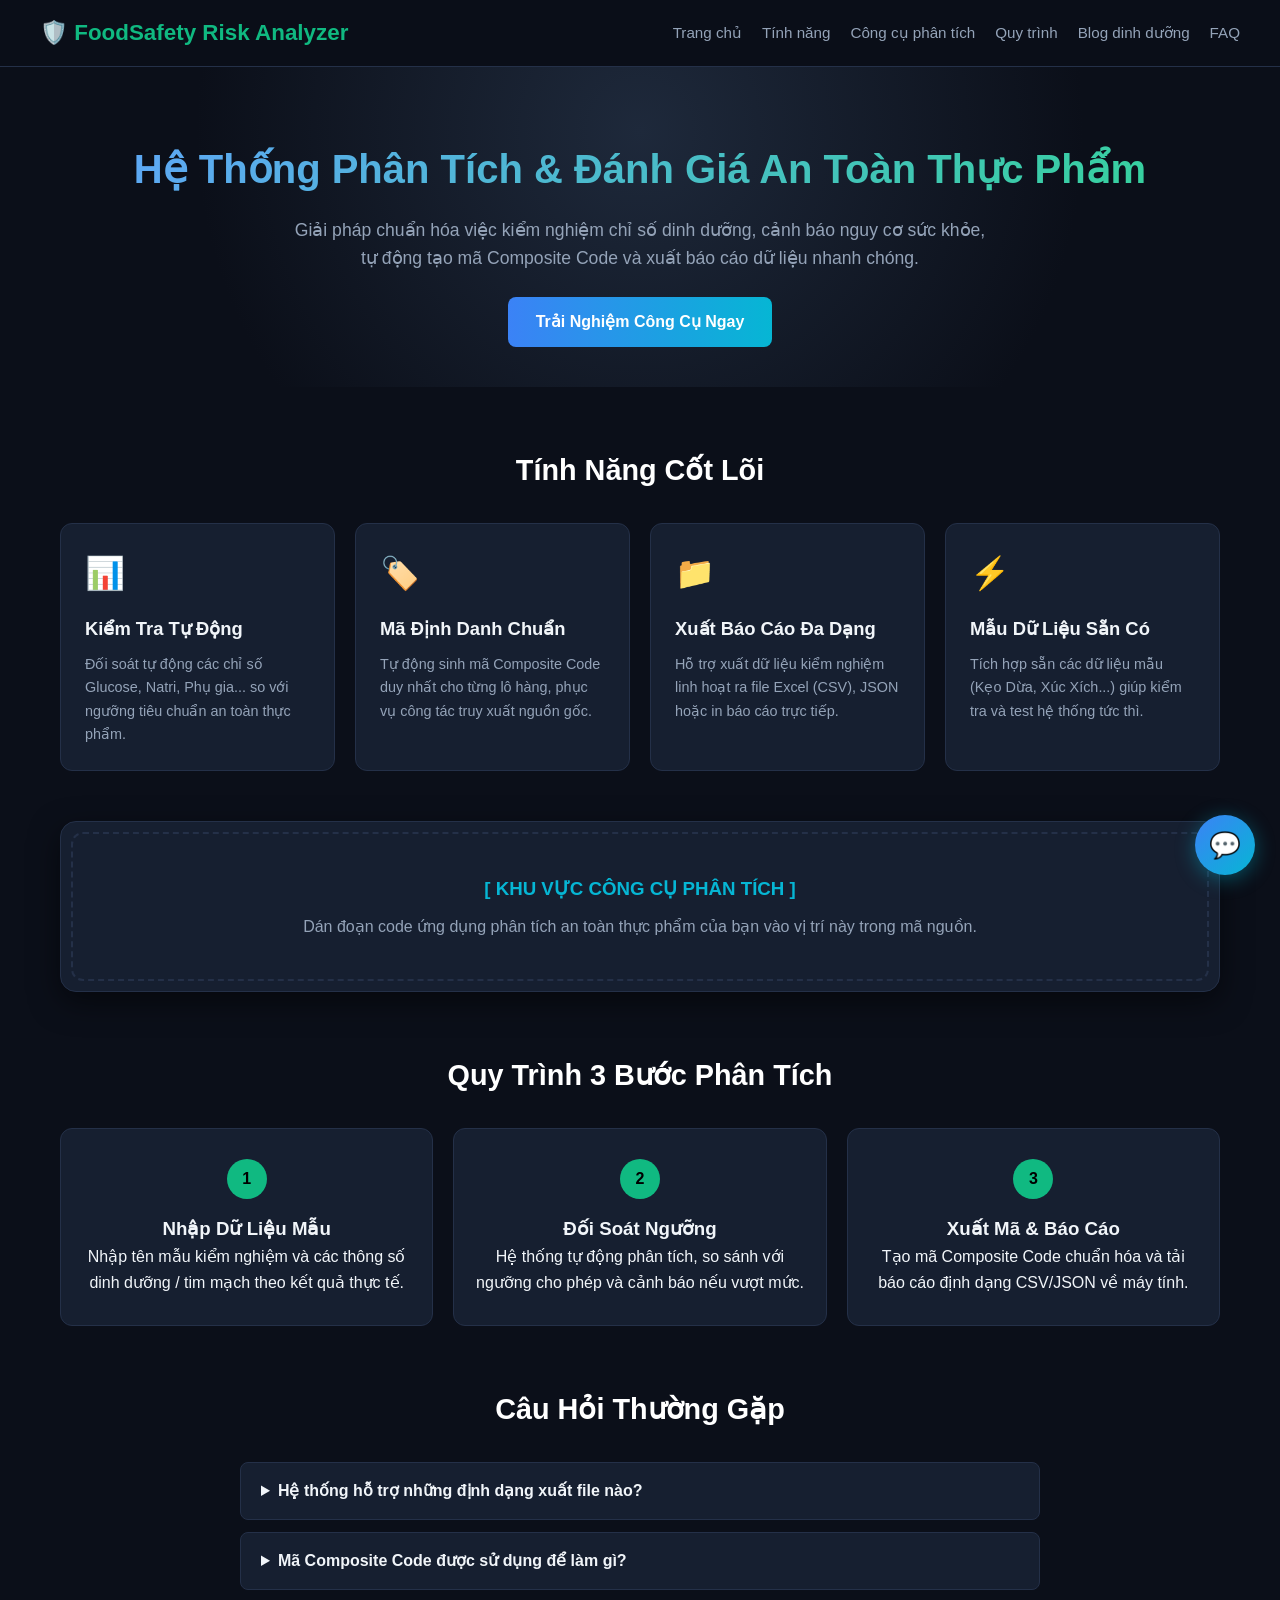
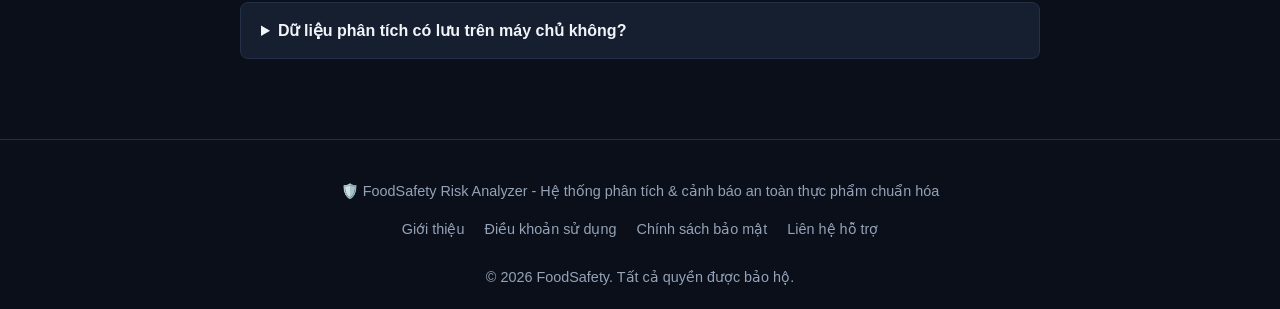
<file: Trangchu.html>
<!DOCTYPE html>
<html lang="vi">

<head>
    <meta charset="UTF-8">
    <meta name="viewport" content="width=device-width, initial-scale=1.0">
    <title>Food Safety & Health Risk Analyzer</title>
    <style>
        /* RESET & VARS */
        * {
            margin: 0;
            padding: 0;
            box-sizing: border-box;
            font-family: 'Segoe UI', Tahoma, Geneva, Verdana, sans-serif;
        }

        :root {
            --bg-main: #0b0f19;
            --bg-card: #161f30;
            --accent-blue: #3b82f6;
            --accent-green: #10b981;
            --accent-cyan: #06b6d4;
            --text-light: #f1f5f9;
            --text-dim: #94a3b8;
            --border-color: #243048;
        }

        body {
            background-color: var(--bg-main);
            color: var(--text-light);
            line-height: 1.6;
        }

        .container {
            max-width: 1200px;
            margin: 0 auto;
            padding: 0 20px;
        }

        /* HEADER */
        header {
            background: rgba(11, 15, 25, 0.9);
            border-bottom: 1px solid var(--border-color);
            position: sticky;
            top: 0;
            z-index: 100;
            backdrop-filter: blur(8px);
        }

        .nav-wrapper {
            display: flex;
            justify-content: space-between;
            align-items: center;
            padding: 15px 0;
        }

        .logo {
            font-size: 1.4rem;
            font-weight: 700;
            color: var(--accent-green);
            display: flex;
            align-items: center;
            gap: 8px;
        }

        .nav-links {
            display: flex;
            gap: 20px;
            list-style: none;
        }

        .nav-links a {
            color: var(--text-dim);
            text-decoration: none;
            font-size: 0.95rem;
            transition: color 0.3s;
        }

        .nav-links a:hover {
            color: var(--accent-cyan);
        }

        /* HERO SECTION */
        .hero {
            text-align: center;
            padding: 70px 20px 40px;
            background: radial-gradient(circle at 50% 20%, #1e293b 0%, var(--bg-main) 70%);
        }

        .hero h1 {
            font-size: 2.5rem;
            margin-bottom: 15px;
            background: linear-gradient(135deg, #60a5fa, #34d399);
            -webkit-background-clip: text;
            -webkit-text-fill-color: transparent;
        }

        .hero p {
            max-width: 700px;
            margin: 0 auto 25px;
            color: var(--text-dim);
            font-size: 1.1rem;
        }

        .btn-cta {
            display: inline-block;
            background: linear-gradient(90deg, var(--accent-blue), var(--accent-cyan));
            color: #fff;
            padding: 12px 28px;
            border-radius: 8px;
            text-decoration: none;
            font-weight: 600;
            transition: transform 0.2s, box-shadow 0.2s;
        }

        .btn-cta:hover {
            transform: translateY(-2px);
            box-shadow: 0 4px 20px rgba(59, 130, 246, 0.4);
        }

        /* SECTION TITLE */
        .section-title {
            text-align: center;
            font-size: 1.8rem;
            margin: 60px 0 30px;
            color: #ffffff;
        }

        /* FEATURES GRID */
        .grid-4 {
            display: grid;
            grid-template-columns: repeat(auto-fit, minmax(250px, 1fr));
            gap: 20px;
        }

        .card {
            background: var(--bg-card);
            border: 1px solid var(--border-color);
            border-radius: 12px;
            padding: 24px;
            transition: border-color 0.3s, transform 0.3s;
        }

        .card:hover {
            border-color: var(--accent-cyan);
            transform: translateY(-4px);
        }

        .card-icon {
            font-size: 2rem;
            margin-bottom: 15px;
            display: block;
        }

        .card h3 {
            font-size: 1.15rem;
            margin-bottom: 10px;
            color: var(--text-light);
        }

        .card p {
            color: var(--text-dim);
            font-size: 0.9rem;
        }

        /* APP WRAPPER SECTION */
        .app-section {
            margin: 50px 0;
            padding: 10px;
            background: var(--bg-card);
            border-radius: 16px;
            border: 1px solid var(--border-color);
            box-shadow: 0 10px 30px rgba(0, 0, 0, 0.5);
        }

        .app-placeholder {
            padding: 40px 20px;
            text-align: center;
            border: 2px dashed var(--border-color);
            border-radius: 12px;
        }

        /* HOW IT WORKS */
        .steps {
            display: grid;
            grid-template-columns: repeat(auto-fit, minmax(280px, 1fr));
            gap: 20px;
            text-align: center;
        }

        .step-card {
            background: var(--bg-card);
            padding: 30px 20px;
            border-radius: 12px;
            border: 1px solid var(--border-color);
        }

        .step-num {
            width: 40px;
            height: 40px;
            background: var(--accent-green);
            color: #000;
            font-weight: bold;
            border-radius: 50%;
            display: flex;
            align-items: center;
            justify-content: center;
            margin: 0 auto 15px;
        }

        /* FAQ SECTION */
        .faq-container {
            max-width: 800px;
            margin: 0 auto;
        }

        details {
            background: var(--bg-card);
            border: 1px solid var(--border-color);
            border-radius: 8px;
            margin-bottom: 12px;
            padding: 15px 20px;
        }

        summary {
            font-weight: 600;
            cursor: pointer;
            color: var(--text-light);
            outline: none;
        }

        details p {
            margin-top: 10px;
            color: var(--text-dim);
            font-size: 0.95rem;
        }

        /* FOOTER */
        footer {
            border-top: 1px solid var(--border-color);
            padding: 40px 0 20px;
            margin-top: 80px;
            text-align: center;
            color: var(--text-dim);
            font-size: 0.9rem;
        }

        .footer-links {
            display: flex;
            justify-content: center;
            gap: 20px;
            margin: 15px 0 25px;
        }

        .footer-links a {
            color: var(--text-dim);
            text-decoration: none;
        }

        .footer-links a:hover {
            color: var(--text-light);
        }

        /* RESPONSIVE */
        @media (max-width: 768px) {
            .hero h1 {
                font-size: 1.8rem;
            }

            .nav-links {
                display: none;
            }
        }
    </style>
</head>

<body>

    <!-- HEADER -->
    <header>
        <div class="container nav-wrapper">
            <div class="logo">
                🛡️ FoodSafety Risk Analyzer
            </div>
            <ul class="nav-links">
                <li><a href="./Trangchu.html">Trang chủ</a></li>
                <li><a href="./Trangchu.html#tinh-nang">Tính năng</a></li>
                <li><a href="./Phantich.html">Công cụ phân tích</a></li>
                <li><a href="./Trangchu.html#quy-trinh">Quy trình</a></li>
                <li><a href="./blog.html">Blog dinh dưỡng</a></li>
                <li><a href="./Trangchu.html#faq">FAQ</a></li>
            </ul>
        </div>
    </header>

    <main class="container">

        <!-- HERO SECTION -->
        <section class="hero">
            <h1>Hệ Thống Phân Tích & Đánh Giá An Toàn Thực Phẩm</h1>
            <p>Giải pháp chuẩn hóa việc kiểm nghiệm chỉ số dinh dưỡng, cảnh báo nguy cơ sức khỏe, tự động tạo mã
                Composite Code và xuất báo cáo dữ liệu nhanh chóng.</p>
            <a href="./Phantich.html#cong-cu" class="btn-cta">Trải Nghiệm Công Cụ Ngay</a>
        </section>

        <!-- TÍNH NĂNG NỔI BẬT -->
        <section id="tinh-nang">
            <h2 class="section-title">Tính Năng Cốt Lõi</h2>
            <div class="grid-4">
                <div class="card">
                    <span class="card-icon">📊</span>
                    <h3>Kiểm Tra Tự Động</h3>
                    <p>Đối soát tự động các chỉ số Glucose, Natri, Phụ gia... so với ngưỡng tiêu chuẩn an toàn thực
                        phẩm.</p>
                </div>
                <div class="card">
                    <span class="card-icon">🏷️</span>
                    <h3>Mã Định Danh Chuẩn</h3>
                    <p>Tự động sinh mã Composite Code duy nhất cho từng lô hàng, phục vụ công tác truy xuất nguồn gốc.
                    </p>
                </div>
                <div class="card">
                    <span class="card-icon">📁</span>
                    <h3>Xuất Báo Cáo Đa Dạng</h3>
                    <p>Hỗ trợ xuất dữ liệu kiểm nghiệm linh hoạt ra file Excel (CSV), JSON hoặc in báo cáo trực tiếp.
                    </p>
                </div>
                <div class="card">
                    <span class="card-icon">⚡</span>
                    <h3>Mẫu Dữ Liệu Sẵn Có</h3>
                    <p>Tích hợp sẵn các dữ liệu mẫu (Kẹo Dừa, Xúc Xích...) giúp kiểm tra và test hệ thống tức thì.</p>
                </div>
            </div>
        </section>

        <!-- KHU VỰC CHỨA ỨNG DỤNG PHÂN TÍCH (APP MAIN) -->
        <section id="cong-cu" class="app-section">
            <!-- 
        LƯU Ý: Chèn toàn bộ mã HTML/JS của ứng dụng "Food Safety & Health Risk Analyzer" 
        (phần bạn đã làm trong screenshot) vào vị trí dưới đây.
      -->
            <div class="app-placeholder">
                <h3 style="color: var(--accent-cyan); margin-bottom: 10px;">[ KHU VỰC CÔNG CỤ PHÂN TÍCH ]</h3>
                <p style="color: var(--text-dim);">Dán đoạn code ứng dụng phân tích an toàn thực phẩm của bạn vào vị trí
                    này trong mã nguồn.</p>
            </div>
        </section>

        <!-- QUY TRÌNH SỬ DỤNG -->
        <section id="quy-trinh">
            <h2 class="section-title">Quy Trình 3 Bước Phân Tích</h2>
            <div class="steps">
                <div class="step-card">
                    <div class="step-num">1</div>
                    <h3>Nhập Dữ Liệu Mẫu</h3>
                    <p>Nhập tên mẫu kiểm nghiệm và các thông số dinh dưỡng / tim mạch theo kết quả thực tế.</p>
                </div>
                <div class="step-card">
                    <div class="step-num">2</div>
                    <h3>Đối Soát Ngưỡng</h3>
                    <p>Hệ thống tự động phân tích, so sánh với ngưỡng cho phép và cảnh báo nếu vượt mức.</p>
                </div>
                <div class="step-card">
                    <div class="step-num">3</div>
                    <h3>Xuất Mã & Báo Cáo</h3>
                    <p>Tạo mã Composite Code chuẩn hóa và tải báo cáo định dạng CSV/JSON về máy tính.</p>
                </div>
            </div>
        </section>

        <!-- FAQ -->
        <section id="faq">
            <h2 class="section-title">Câu Hỏi Thường Gặp</h2>
            <div class="faq-container">
                <details>
                    <summary>Hệ thống hỗ trợ những định dạng xuất file nào?</summary>
                    <p>Hiện tại hệ thống hỗ trợ xuất báo cáo dưới dạng Excel (file chuẩn CSV), JSON cho lập trình viên
                        và định dạng bản in trực tiếp.</p>
                </details>
                <details>
                    <summary>Mã Composite Code được sử dụng để làm gì?</summary>
                    <p>Mã Composite Code đóng vai trò như một mã định danh duy nhất cho lô hàng, giúp lưu trữ, quản lý
                        và truy xuất lịch sử kiểm nghiệm nhanh chóng.</p>
                </details>
                <details>
                    <summary>Dữ liệu phân tích có lưu trên máy chủ không?</summary>
                    <p>Công cụ hoạt động trực tiếp trên trình duyệt của bạn (Client-side), đảm bảo tính bảo mật và tốc
                        độ xử lý tức thì.</p>
                </details>
            </div>
        </section>

    </main>

    <!-- FOOTER -->
    <footer>
        <div class="container">
            <p>🛡️ FoodSafety Risk Analyzer - Hệ thống phân tích & cảnh báo an toàn thực phẩm chuẩn hóa</p>
            <div class="footer-links">
                <a href="#">Giới thiệu</a>
                <a href="#">Điều khoản sử dụng</a>
                <a href="#">Chính sách bảo mật</a>
                <a href="#">Liên hệ hỗ trợ</a>
            </div>
            <p>&copy; 2026 FoodSafety. Tất cả quyền được bảo hộ.</p>
        </div>
    </footer>

    <!-- ================= CHATBOT FULL FEATURE START ================= -->
    <style>
        /* CHATBOT CONTAINER */
        .chatbot-widget {
            position: fixed;
            bottom: 25px;
            right: 25px;
            z-index: 9999;
            font-family: 'Segoe UI', Tahoma, Geneva, Verdana, sans-serif;
            touch-action: none;
        }

        /* TOGGLE BUTTON */
        .chat-toggle-btn {
            width: 60px;
            height: 60px;
            border-radius: 50%;
            background: linear-gradient(135deg, #3b82f6, #06b6d4);
            color: #fff;
            border: none;
            font-size: 1.6rem;
            cursor: grab;
            box-shadow: 0 4px 20px rgba(6, 182, 212, 0.4);
            display: flex;
            align-items: center;
            justify-content: center;
            transition: transform 0.2s, box-shadow 0.2s;
            user-select: none;
        }

        .chat-toggle-btn:active {
            cursor: grabbing;
        }

        .chat-toggle-btn:hover {
            transform: scale(1.05);
            box-shadow: 0 6px 25px rgba(6, 182, 212, 0.6);
        }

        /* CHAT WINDOW */
        .chat-window {
            display: none;
            position: absolute;
            bottom: 75px;
            right: 0;
            width: 350px;
            height: 480px;
            background: #161f30;
            border: 1px solid #243048;
            border-radius: 16px;
            box-shadow: 0 10px 30px rgba(0, 0, 0, 0.5);
            flex-direction: column;
            overflow: hidden;
        }

        /* CHAT HEADER */
        .chat-header {
            background: #0b0f19;
            padding: 14px 16px;
            border-bottom: 1px solid #243048;
            display: flex;
            justify-content: space-between;
            align-items: center;
            cursor: grab;
            user-select: none;
        }

        .chat-header:active {
            cursor: grabbing;
        }

        .chat-header-info {
            display: flex;
            align-items: center;
            gap: 8px;
            font-weight: 600;
            font-size: 0.95rem;
            color: #f1f5f9;
        }

        .online-status {
            width: 9px;
            height: 9px;
            background: #10b981;
            border-radius: 50%;
            box-shadow: 0 0 8px #10b981;
        }

        .chat-close-btn {
            background: transparent;
            border: none;
            color: #94a3b8;
            font-size: 1.2rem;
            cursor: pointer;
        }

        /* CHAT BODY & MESSAGES */
        .chat-body {
            flex: 1;
            padding: 15px;
            overflow-y: auto;
            display: flex;
            flex-direction: column;
            gap: 12px;
            background: #0b0f19;
        }

        .chat-msg {
            max-width: 82%;
            padding: 10px 14px;
            border-radius: 12px;
            font-size: 0.88rem;
            line-height: 1.4;
            word-wrap: break-word;
        }

        .bot-msg {
            background: #1e293b;
            color: #f1f5f9;
            border-bottom-left-radius: 2px;
            align-self: flex-start;
            border: 1px solid #243048;
        }

        .user-msg {
            background: linear-gradient(135deg, #3b82f6, #0284c7);
            color: #fff;
            border-bottom-right-radius: 2px;
            align-self: flex-end;
        }

        /* CHIPS & INPUT AREA */
        .quick-chips {
            padding: 8px 12px;
            background: #161f30;
            display: flex;
            gap: 6px;
            overflow-x: auto;
            border-top: 1px solid #243048;
            white-space: nowrap;
        }

        .chip-btn {
            background: rgba(59, 130, 246, 0.15);
            color: #60a5fa;
            border: 1px solid rgba(59, 130, 246, 0.3);
            padding: 4px 10px;
            border-radius: 12px;
            font-size: 0.75rem;
            cursor: pointer;
        }

        .chip-btn:hover {
            background: rgba(59, 130, 246, 0.3);
        }

        .chat-input-area {
            padding: 12px;
            background: #161f30;
            display: flex;
            gap: 8px;
            border-top: 1px solid #243048;
        }

        .chat-input {
            flex: 1;
            background: #0b0f19;
            border: 1px solid #243048;
            border-radius: 8px;
            padding: 8px 12px;
            color: #fff;
            font-size: 0.88rem;
            outline: none;
        }

        .chat-send-btn {
            background: #10b981;
            color: #000;
            border: none;
            padding: 8px 14px;
            border-radius: 8px;
            font-weight: 700;
            cursor: pointer;
        }
    </style>

    <div class="chatbot-widget" id="chatbotWidget">
        <!-- TOGGLE BUTTON -->
        <button class="chat-toggle-btn" id="chatToggleBtn">💬</button>

        <!-- CHAT WINDOW -->
        <div class="chat-window" id="chatWindow">
            <div class="chat-header" id="chatHeader">
                <div class="chat-header-info">
                    <span class="online-status"></span>
                    <span>AI Trợ Lý An Toàn Thực Phẩm 🖐️</span>
                </div>
                <button class="chat-close-btn" onclick="toggleChatBox()">✕</button>
            </div>

            <div class="chat-body" id="chatBody">
                <div class="chat-msg bot-msg">
                    Xin chào! 🛡️ Tôi có thể hỗ trợ giải đáp chỉ số Natri, Đường, Hàn the hoặc Mã Composite Code. (Bạn
                    có thể kéo vị trí tôi tùy ý!)
                </div>
            </div>

            <div class="quick-chips">
                <button class="chip-btn" onclick="sendQuickMsg('Ngưỡng Natri an toàn?')">Ngưỡng Natri</button>
                <button class="chip-btn" onclick="sendQuickMsg('Composite Code là gì?')">Composite Code</button>
                <button class="chip-btn" onclick="sendQuickMsg('Hàn the có nguy hại không?')">Hàn the / Borax</button>
            </div>

            <div class="chat-input-area">
                <input type="text" id="chatInput" class="chat-input" placeholder="Nhập câu hỏi..."
                    onkeypress="if(event.key==='Enter') sendChatMessage()">
                <button class="chat-send-btn" onclick="sendChatMessage()">Gửi</button>
            </div>
        </div>
    </div>

    <script>
        const widget = document.getElementById('chatbotWidget');
        const toggleBtn = document.getElementById('chatToggleBtn');
        const chatHeader = document.getElementById('chatHeader');

        let isDragging = false;
        let startX, startY, initialLeft, initialTop;
        let dragDistance = 0;

        // 1. KÉO THẢ DI CHUYỂN
        [toggleBtn, chatHeader].forEach(element => {
            element.addEventListener('mousedown', startDrag);
            element.addEventListener('touchstart', startDrag, { passive: false });
        });

        function startDrag(e) {
            if (e.target.classList.contains('chat-close-btn')) return;

            isDragging = true;
            dragDistance = 0;

            const clientX = e.type.startsWith('touch') ? e.touches[0].clientX : e.clientX;
            const clientY = e.type.startsWith('touch') ? e.touches[0].clientY : e.clientY;

            startX = clientX;
            startY = clientY;

            const rect = widget.getBoundingClientRect();
            initialLeft = rect.left;
            initialTop = rect.top;

            widget.style.bottom = 'auto';
            widget.style.right = 'auto';
            widget.style.left = initialLeft + 'px';
            widget.style.top = initialTop + 'px';

            document.addEventListener('mousemove', onDrag);
            document.addEventListener('mouseup', stopDrag);
            document.addEventListener('touchmove', onDrag, { passive: false });
            document.addEventListener('touchend', stopDrag);
        }

        function onDrag(e) {
            if (!isDragging) return;

            const clientX = e.type.startsWith('touch') ? e.touches[0].clientX : e.clientX;
            const clientY = e.type.startsWith('touch') ? e.touches[0].clientY : e.clientY;

            const deltaX = clientX - startX;
            const deltaY = clientY - startY;

            dragDistance = Math.hypot(deltaX, deltaY);

            if (dragDistance > 5 && e.cancelable) {
                e.preventDefault();
            }

            widget.style.left = (initialLeft + deltaX) + 'px';
            widget.style.top = (initialTop + deltaY) + 'px';
        }

        function stopDrag() {
            isDragging = false;
            document.removeEventListener('mousemove', onDrag);
            document.removeEventListener('mouseup', stopDrag);
            document.removeEventListener('touchmove', onDrag);
            document.removeEventListener('touchend', stopDrag);
        }

        toggleBtn.addEventListener('click', (e) => {
            if (dragDistance <= 5) {
                toggleChatBox();
            }
        });

        function toggleChatBox() {
            const win = document.getElementById('chatWindow');
            win.style.display = (win.style.display === 'flex') ? 'none' : 'flex';
        }

        // 2. TƯƠNG TÁC GỬI VÀ TRẢ LỜI CÂU HỎI
        function sendQuickMsg(text) {
            document.getElementById('chatInput').value = text;
            sendChatMessage();
        }

        function sendChatMessage() {
            const input = document.getElementById('chatInput');
            const text = input.value.trim();
            if (!text) return;

            // Hiển thị tin nhắn người dùng
            appendMessage(text, 'user-msg');
            input.value = '';

            // Phản hồi tự động
            setTimeout(() => {
                const reply = generateBotReply(text);
                appendMessage(reply, 'bot-msg');
            }, 500);
        }

        function appendMessage(msg, className) {
            const chatBody = document.getElementById('chatBody');
            const msgDiv = document.createElement('div');
            msgDiv.className = `chat-msg ${className}`;
            msgDiv.innerText = msg;
            chatBody.appendChild(msgDiv);
            chatBody.scrollTop = chatBody.scrollHeight;
        }

        // Bộ não xử lý câu hỏi của Bot
        function generateBotReply(userInput) {
            const lower = userInput.toLowerCase();

            if (lower.includes('natri') || lower.includes('muối')) {
                return "🧂 Ngưỡng Natri khuyến nghị của WHO là ≤ 2000mg/ngày. Trên công cụ phân tích, ngưỡng cảnh báo an toàn mặc định là ≤ 600mg/100g thực phẩm.";
            }
            else if (lower.includes('đường') || lower.includes('glucose')) {
                return "🍬 Hàm lượng Đường/Glucose tiêu chuẩn trên công cụ được đề xuất dưới ngưỡng ≤ 10g/100g sản phẩm để tránh nguy cơ béo phì và tiểu đường.";
            }
            else if (lower.includes('mã') || lower.includes('composite')) {
                return "🏷️ Composite Code là mã định danh chuẩn hóa tạo tự động gồm: [Mã Mẫu] + [Trạng Thái] + [Chỉ Số]. Bạn có thể sao chép mã này để tra cứu lại ở trang Tra Cứu.";
            }
            else if (lower.includes('hàn the') || lower.includes('borax')) {
                return "⚠️ Hàn the (Borax) là chất cấm tuyệt đối trong thực phẩm. Bất kỳ mẫu thử nào phát hiện có Hàn the hệ thống sẽ lập tức gắn nhãn VƯỢT NGƯỠNG CẢNH BÁO.";
            }
            else if (lower.includes('chào') || lower.includes('hi') || lower.includes('hello')) {
                return "Xin chào! Rất vui được hỗ trợ bạn. Bạn cần kiểm tra thông số an toàn cho loại thực phẩm nào?";
            }
            else {
                return "Cảm ơn bạn! Tôi đã nhận thông tin. Bạn có thể nhấn vào các nút gợi ý phía dưới như 'Ngưỡng Natri', 'Composite Code' hoặc 'Hàn the' để xem thông tin chi tiết.";
            }
        }
    </script>
    <!-- ================= CHATBOT FULL FEATURE END ================= -->

</body>

</html>
</file>
<file: style.css>
/* RESET & VARS */
* {
    margin: 0;
    padding: 0;
    box-sizing: border-box;
    font-family: 'Segoe UI', Tahoma, Geneva, Verdana, sans-serif;
}

:root {
    --bg-main: #0b0f19;
    --bg-card: #161f30;
    --bg-hover: #1e293b;
    --accent-blue: #3b82f6;
    --accent-green: #10b981;
    --accent-cyan: #06b6d4;
    --accent-orange: #f59e0b;
    --text-light: #f1f5f9;
    --text-dim: #94a3b8;
    --border-color: #243048;
}

body {
    background-color: var(--bg-main);
    color: var(--text-light);
    line-height: 1.6;
}

.container {
    max-width: 1200px;
    margin: 0 auto;
    padding: 0 20px;
}

/* HEADER */
header {
    background: rgba(11, 15, 25, 0.9);
    border-bottom: 1px solid var(--border-color);
    position: sticky;
    top: 0;
    z-index: 100;
    backdrop-filter: blur(8px);
}

.nav-wrapper {
    display: flex;
    justify-content: space-between;
    align-items: center;
    padding: 15px 0;
}

.logo {
    font-size: 1.4rem;
    font-weight: 700;
    color: var(--accent-green);
    display: flex;
    align-items: center;
    gap: 8px;
}

.nav-links {
    display: flex;
    gap: 20px;
    list-style: none;
}

.nav-links a {
    color: var(--text-dim);
    text-decoration: none;
    font-size: 0.95rem;
    transition: color 0.3s;
}

.nav-links a:hover {
    color: var(--accent-cyan);
}

.menu-btn {
    display: none;
    background: none;
    border: none;
    color: var(--text-light);
    font-size: 1.5rem;
    cursor: pointer;
}

/* RESPONSIVE HEADER */
@media (max-width: 768px) {
    .menu-btn {
        display: block;
    }
    .nav-links {
        display: none;
        flex-direction: column;
        position: absolute;
        top: 100%;
        left: 0;
        width: 100%;
        background: rgba(11, 15, 25, 0.95);
        padding: 20px 0;
        text-align: center;
        border-bottom: 1px solid var(--border-color);
        backdrop-filter: blur(8px);
    }
    .nav-links.active {
        display: flex;
    }
}

/* PRINT STYLES */
@media print {
    app-header, app-footer, .no-print {
        display: none !important;
    }
    body {
        background: #ffffff !important;
        color: #000000 !important;
    }
}
</file>
